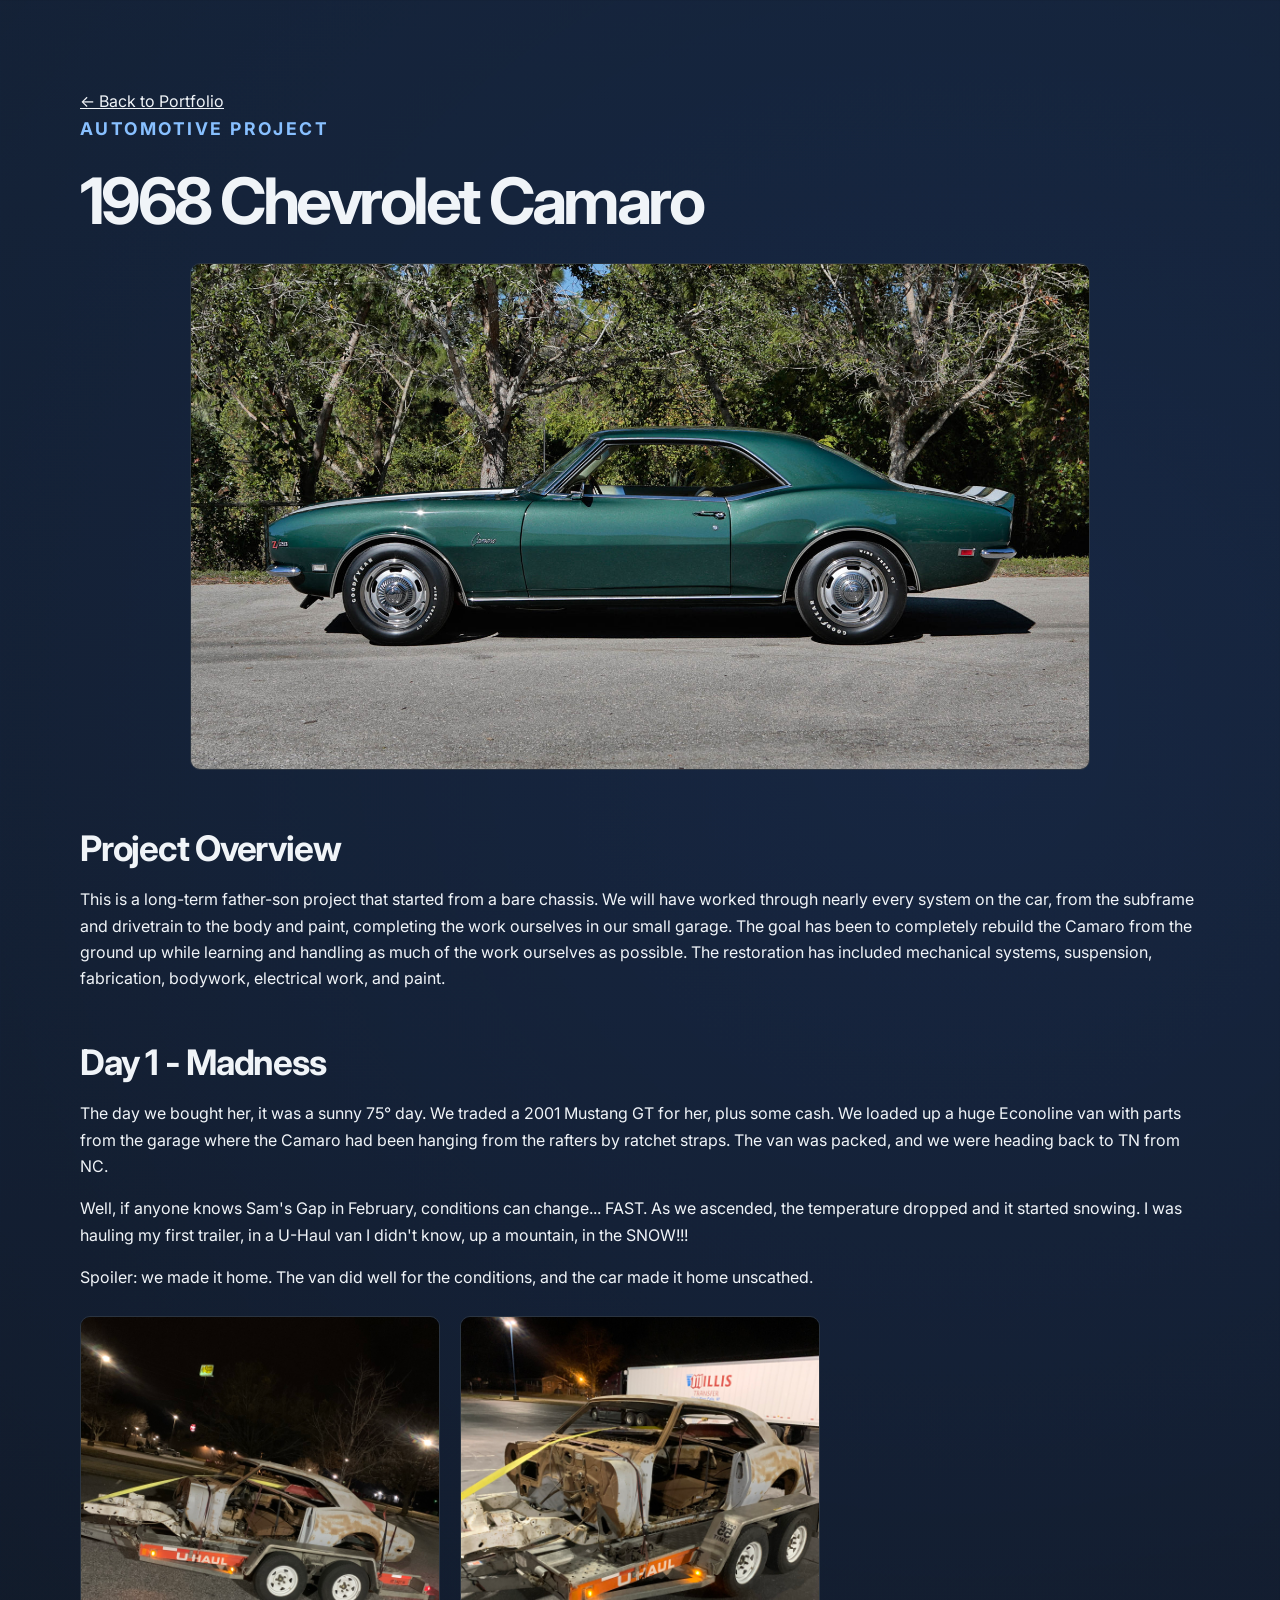
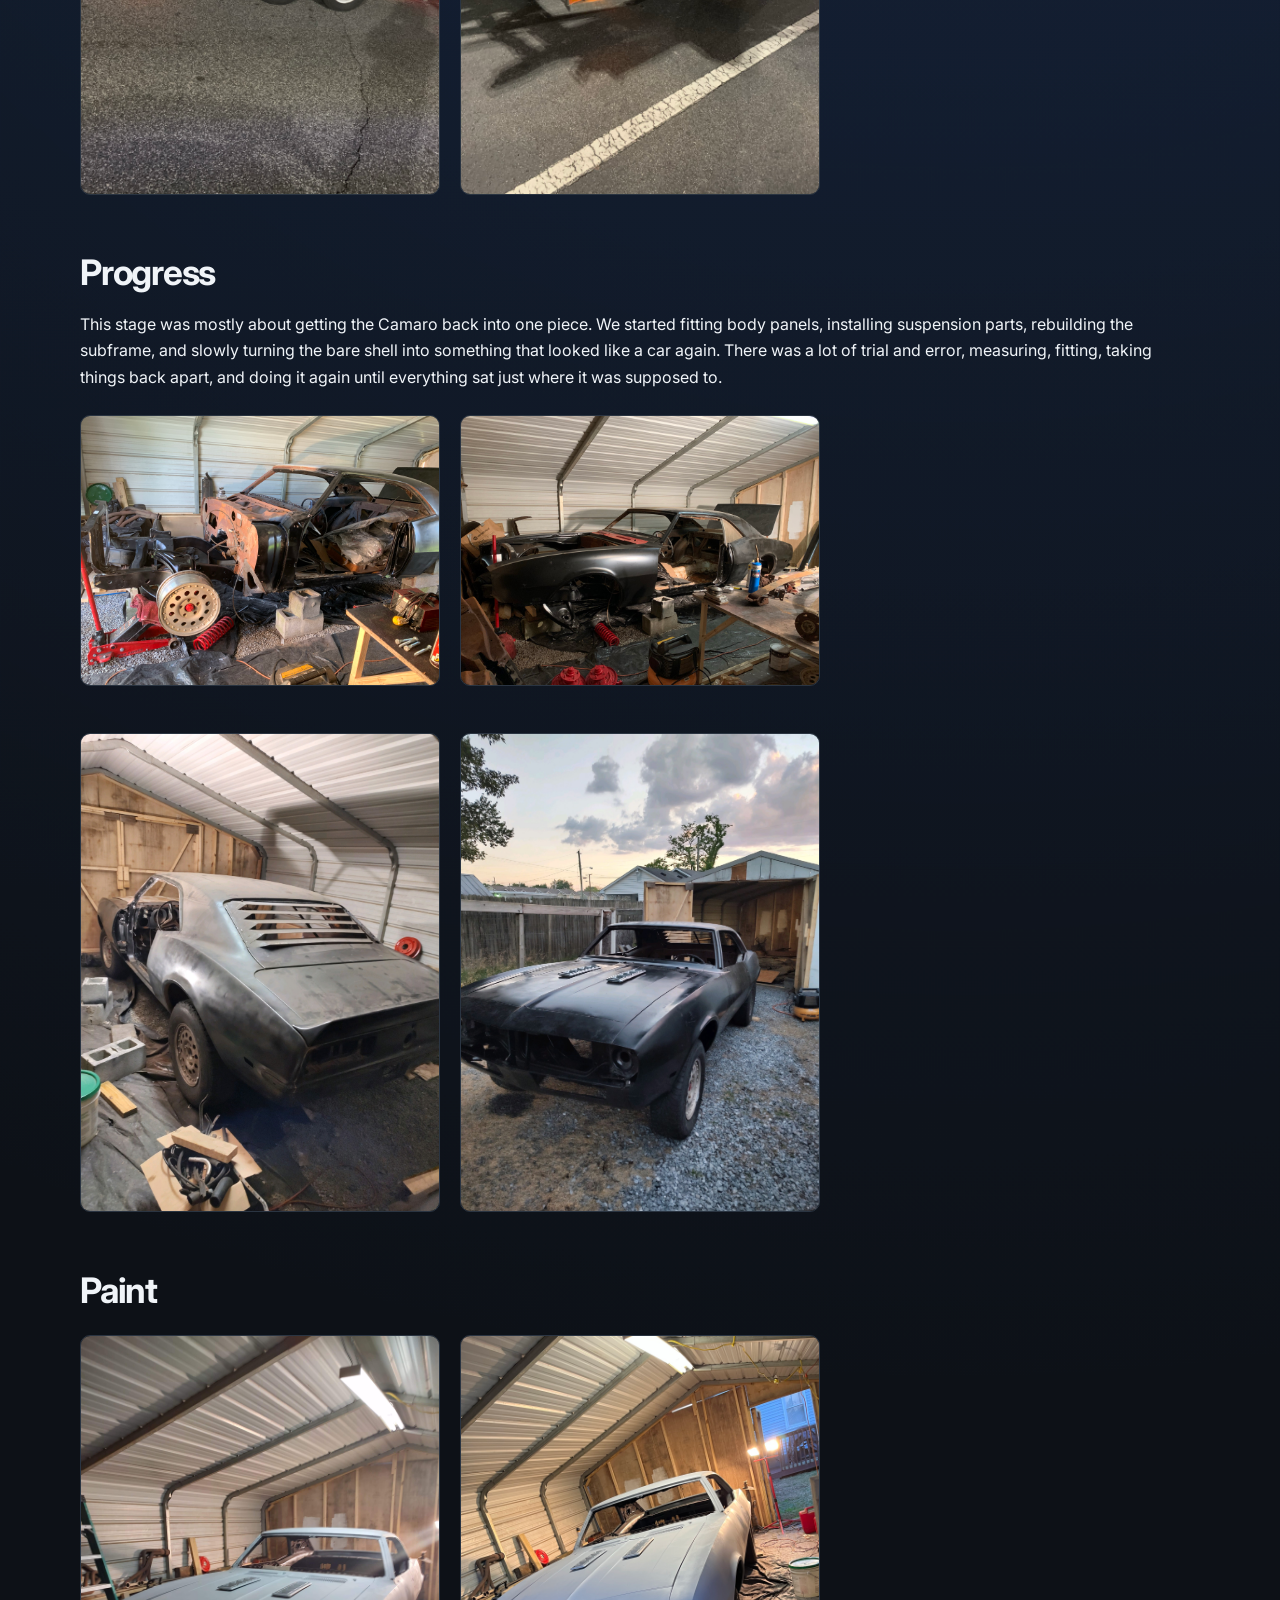
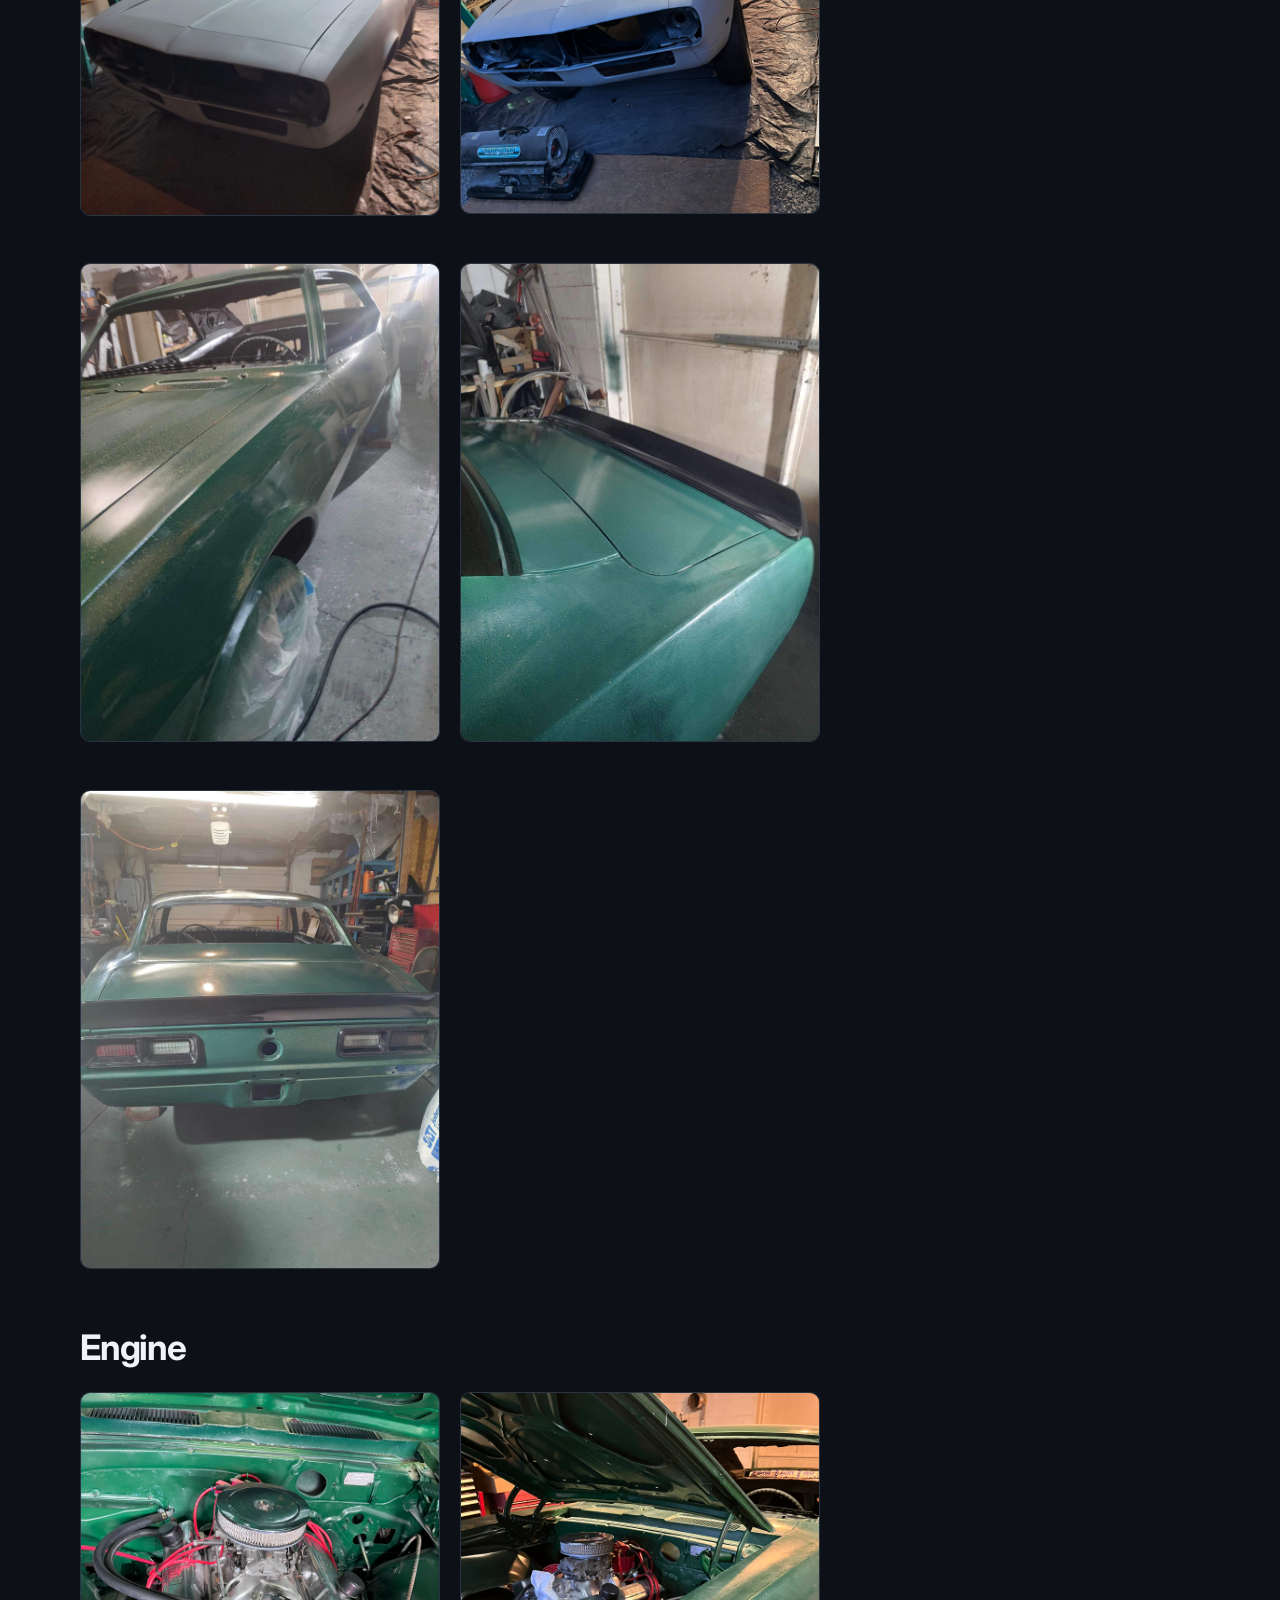
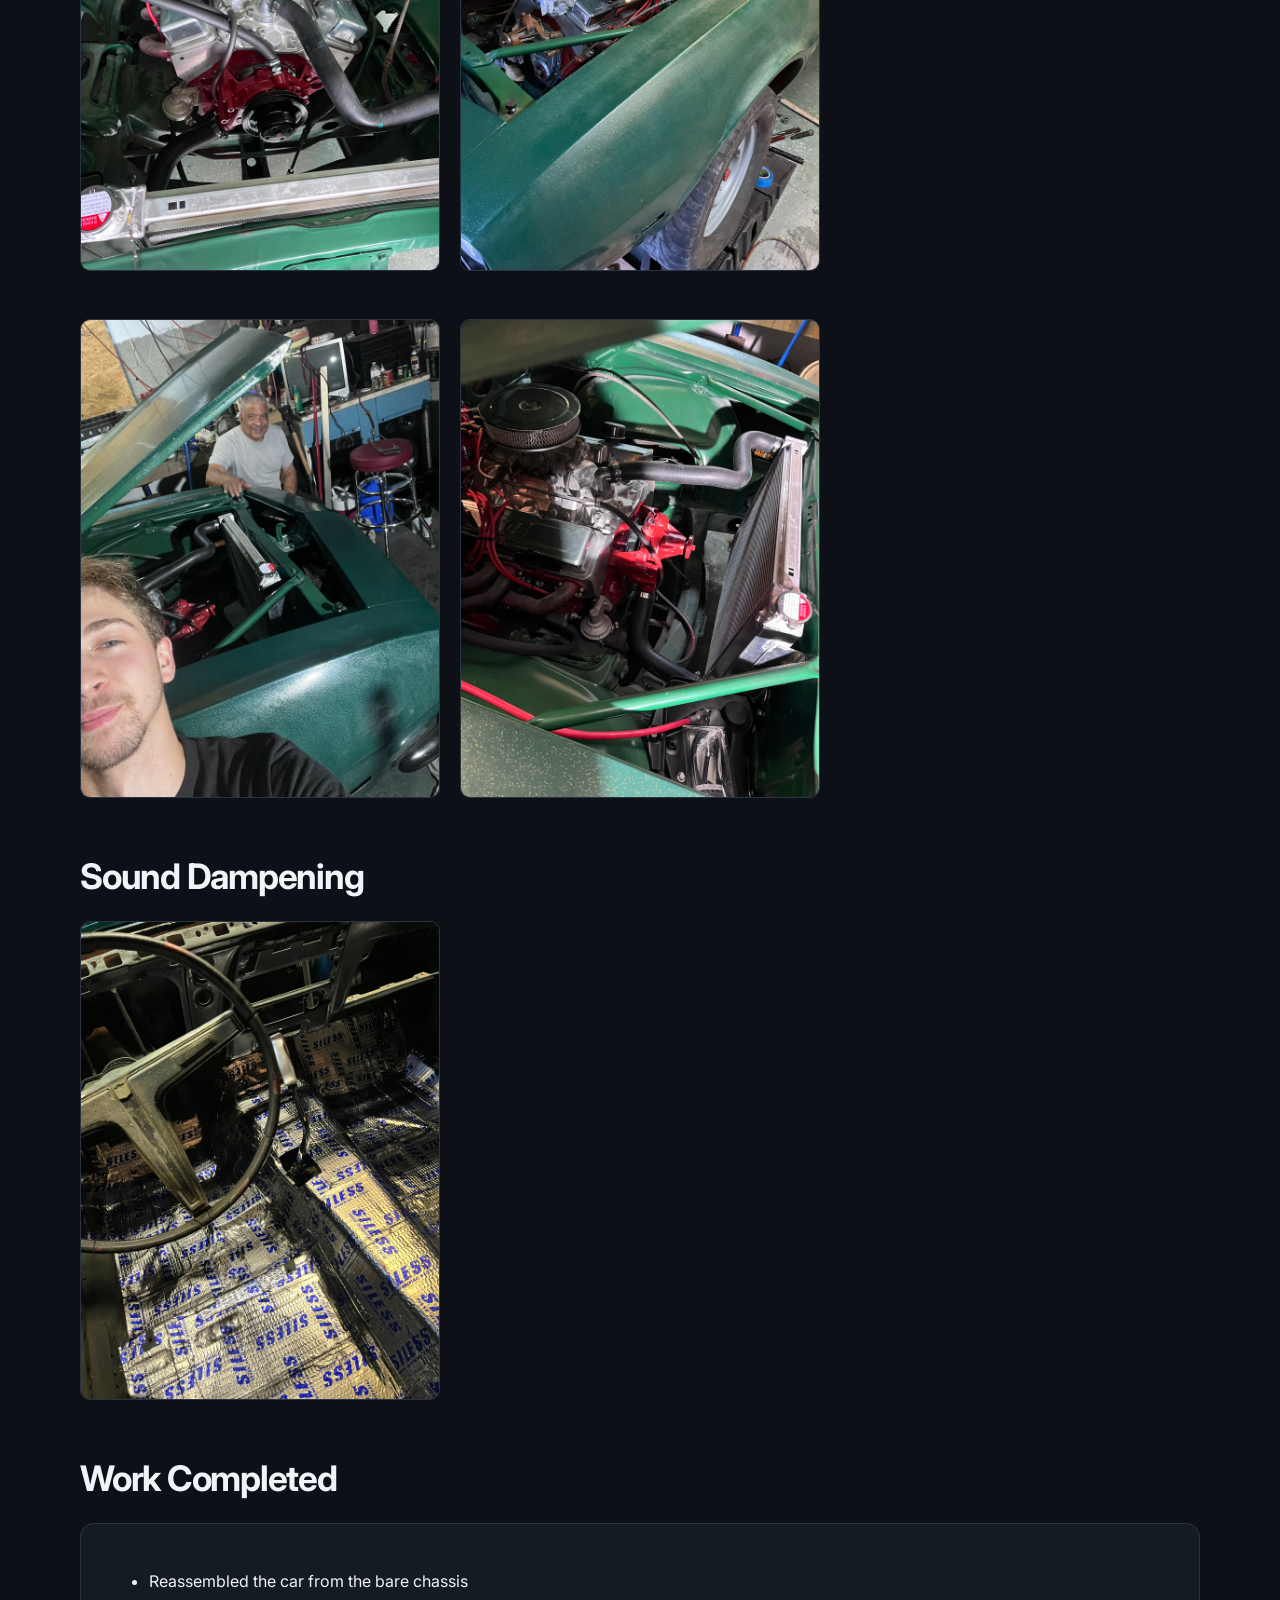
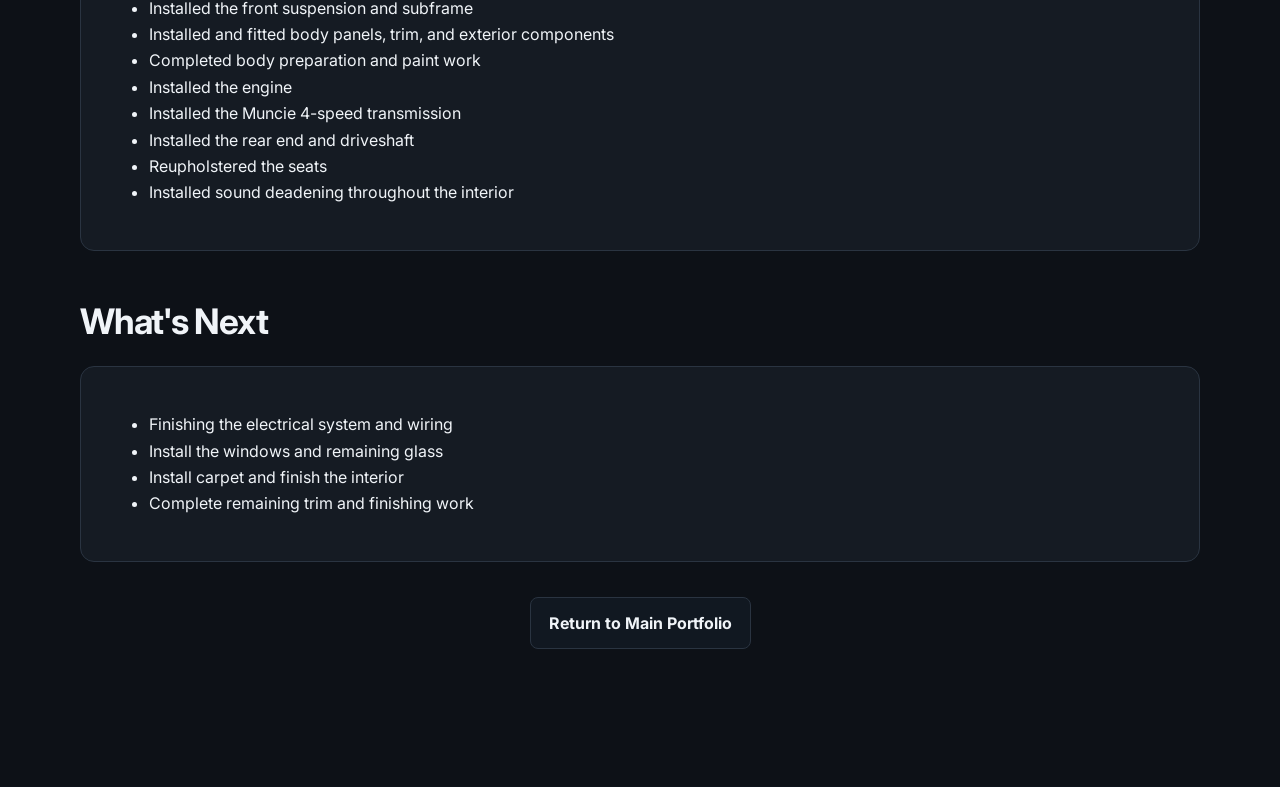
<file: Hobbies/1968 camaro/index.html>
<!DOCTYPE html>
<html lang="en">

<head>
  <meta charset="UTF-8">
  <meta name="viewport" content="width=device-width, initial-scale=1.0">

  <title>1968 Camaro | Darren Boggs</title>

  <link rel="preconnect" href="https://fonts.googleapis.com">
  <link rel="preconnect" href="https://fonts.gstatic.com" crossorigin>
  <link href="https://fonts.googleapis.com/css2?family=Inter:wght@400;500;600;700&display=swap" rel="stylesheet">

  <link rel="stylesheet" href="../../styles.css">
</head>

<body>

  <main class="section project-page">
    <div class="container">

      <a href="../../index.html">← Back to Portfolio</a>

      <p class="section-kicker">Automotive Project</p>

      <h1>1968 Chevrolet Camaro</h1>
      
<div class="single-project-image">
  <img src="inspiration.jpg" alt="inspiration image">
</div>
      
      
       <h2>Project Overview</h2>
      
      <p>
       This is a long-term father-son project that started from a bare chassis.
  We will have worked through nearly every system on the car, from the subframe
  and drivetrain to the body and paint, completing the work ourselves in
  our small garage. The goal has been to completely rebuild the Camaro from
  the ground up while learning and handling as much of the work ourselves
  as possible. The restoration has included mechanical systems, suspension,
  fabrication, bodywork, electrical work, and paint.
      </p>

<h2>Day 1 - Madness</h2>
      
      <p>
        The day we bought her, it was a sunny 75° day. We traded a 2001 Mustang GT
  for her, plus some cash. We loaded up a huge Econoline van with parts from
  the garage where the Camaro had been hanging from the rafters by ratchet straps.
  The van was packed, and we were heading back to TN from NC.
      </p>

      <p>
        Well, if anyone knows Sam's Gap in February, conditions can change... FAST.
  As we ascended, the temperature dropped and it started snowing. I was hauling
  my first trailer, in a U-Haul van I didn't know, up a mountain, in the SNOW!!!
      </p>

      <p>
        Spoiler: we made it home. The van did well for the conditions, and the car
  made it home unscathed.
      </p>

<div class="project-image-grid">

  <div>
    <img src="day1.JPEG" alt="1968 Camaro restoration">
  </div>

  <div>
    <img src="day1.1.JPEG" alt="1968 Camaro restoration">
  </div>

</div>



      
<h2>Progress</h2>
      
      <p>
        This stage was mostly about getting the Camaro back into one piece. We started
  fitting body panels, installing suspension parts, rebuilding the subframe,
  and slowly turning the bare shell into something that looked like a car again.
  There was a lot of trial and error, measuring, fitting, taking things back apart,
  and doing it again until everything sat just where it was supposed to.
      </p>    
    
<div class="project-image-grid">

  <div>
    <img src="progress1.JPEG" alt="1968 Camaro restoration">
  </div>

  <div>
    <img src="progress1.1.JPEG" alt="1968 Camaro restoration">
  </div>

</div>

<div class="project-image-grid">

  <div>
    <img src="progress1.2.JPEG" alt="1968 Camaro restoration">
  </div>

  <div>
    <img src="progress1.3.JPEG" alt="1968 Camaro restoration">
  </div>

</div>

      

      <h2>Paint</h2>

<div class="project-image-grid">

  <div>
    <img src="primer1.JPEG" alt="1968 Camaro restoration">
  </div>

  <div>
    <img src="primer1.1.JPEG" alt="1968 Camaro restoration">
  </div>

</div>

      <div class="project-image-grid">

  <div>
    <img src="paint1.JPEG" alt="1968 Camaro restoration">
  </div>

  <div>
    <img src="paint1.1.JPEG" alt="1968 Camaro restoration">
  </div>

</div>


      <div class="project-image-grid">

  <div>
    <img src="paint1.2.JPEG" alt="1968 Camaro restoration">
  </div>

</div>

      <h2>Engine</h2>

<div class="project-image-grid">

  <div>
    <img src="engine1.JPEG" alt="1968 Camaro restoration">
  </div>

  <div>
    <img src="engine1.1.JPEG" alt="1968 Camaro restoration">
  </div>

</div>

      <div class="project-image-grid">

        <div>
          <img src="engine1.2.JPEG" alt="1968 Camaro restoration">
        </div>

        <div>
          <img src="engine1.3.JPEG" alt="1968 Camaro restoration">
        </div>

      </div>
      
      <h2>Sound Dampening</h2>

<div class="project-image-grid">

  <div>
    <img src="soundproof.JPEG" alt="1968 Camaro restoration">
  </div>

</div>
      
      <h2>Work Completed</h2>

      <div class="project-detail-card">
        <ul>
          <li>Reassembled the car from the bare chassis</li>
          <li>Installed the front suspension and subframe</li>
          <li>Installed and fitted body panels, trim, and exterior components</li>
          <li>Completed body preparation and paint work</li>
          <li>Installed the engine</li>
          <li>Installed the Muncie 4-speed transmission</li>
          <li>Installed the rear end and driveshaft</li>
          <li>Reupholstered the seats</li>
          <li>Installed sound deadening throughout the interior</li>
        </ul>
      </div>


      <h2>What's Next</h2>

      <div class="project-detail-card">
        <ul>
          <li>Finishing the electrical system and wiring</li>
          <li>Install the windows and remaining glass</li>
          <li>Install carpet and finish the interior</li>
          <li>Complete remaining trim and finishing work</li>
        </ul>
      </div>

      <div style="text-align: center; margin: 35px 0 50px;">
        <a class="button secondary" href="../../index.html">
          Return to Main Portfolio
        </a>
      </div>

    </div>
  </main>

</body>
</html>
</file>
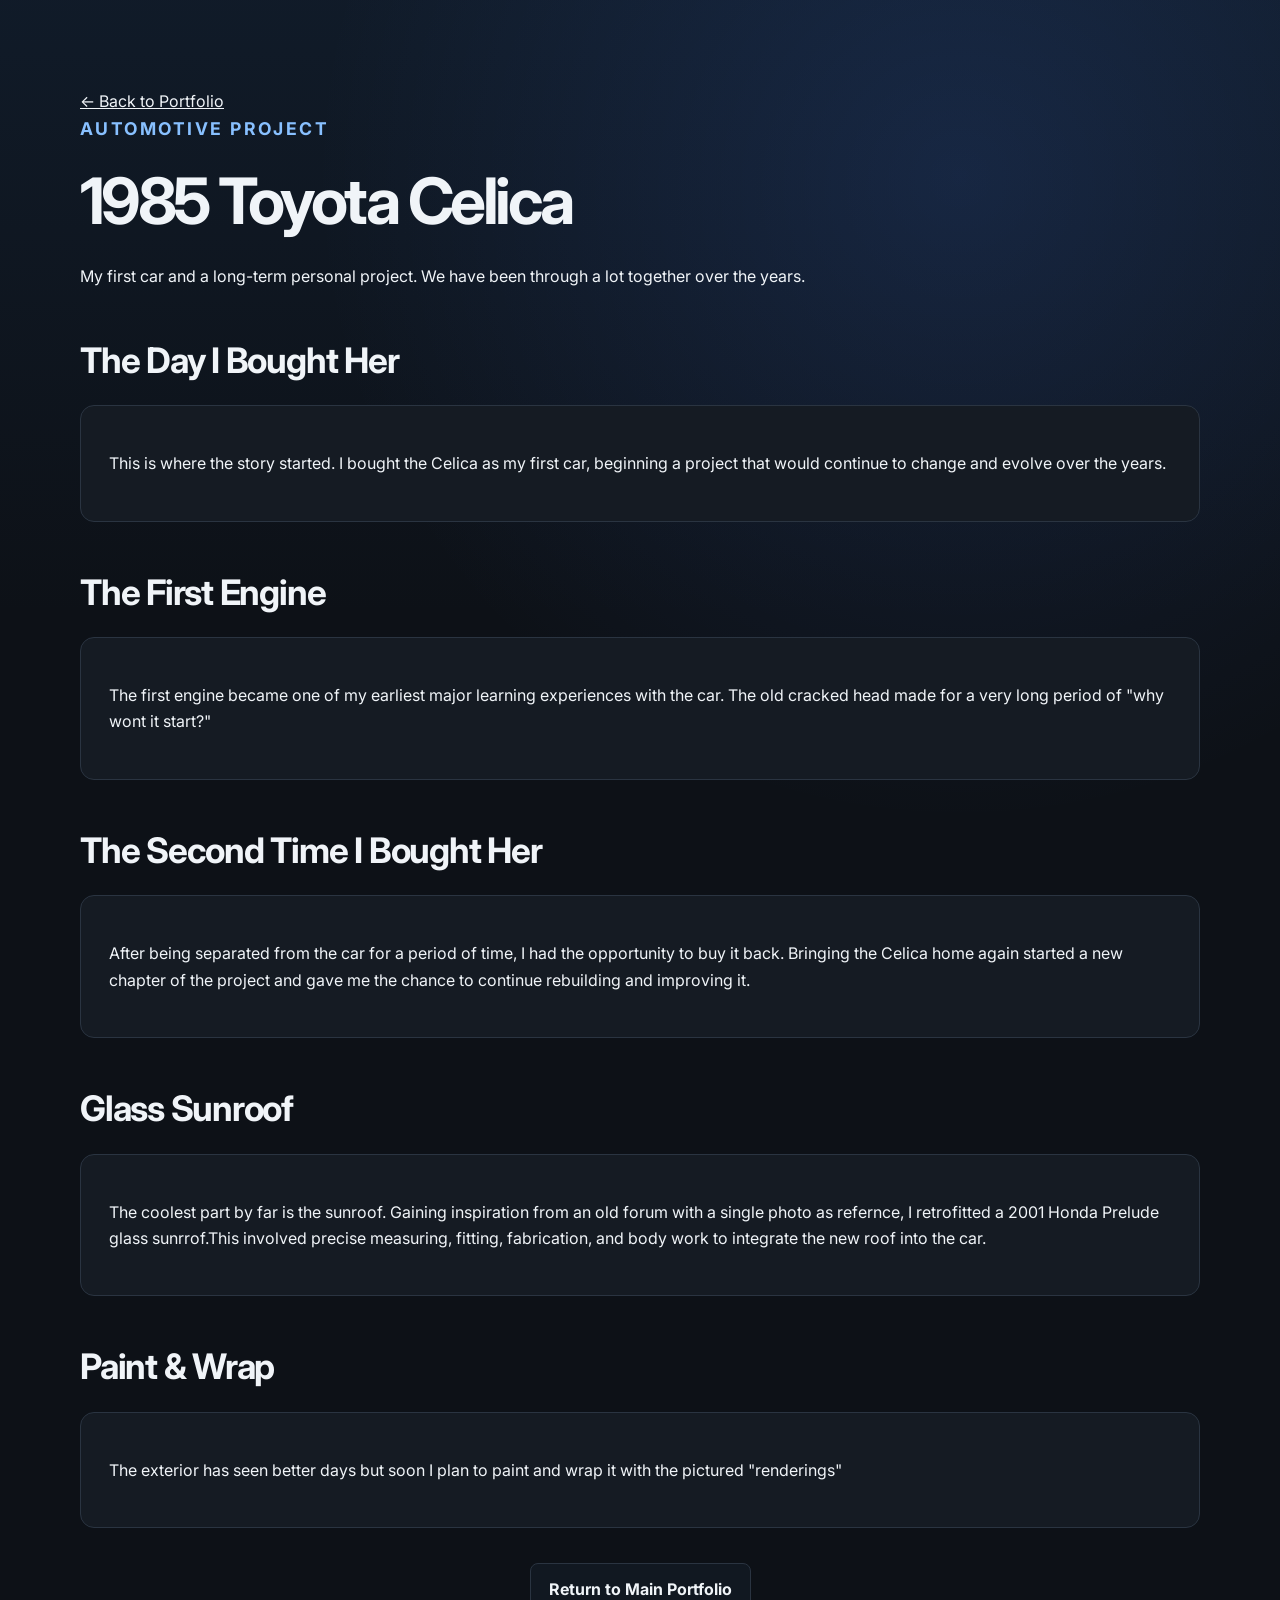
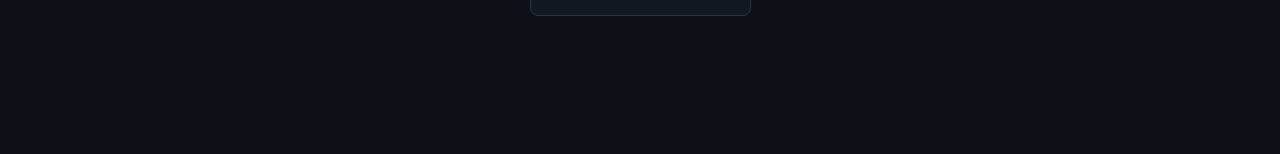
<file: Hobbies/1985 Supra/index.html>
<!DOCTYPE html>
<html lang="en">

<head>
  <meta charset="UTF-8">
  <meta name="viewport" content="width=device-width, initial-scale=1.0">

  <title>1985 Toyota Celica | Darren Boggs</title>

  <link rel="preconnect" href="https://fonts.googleapis.com">
  <link rel="preconnect" href="https://fonts.gstatic.com" crossorigin>
  <link href="https://fonts.googleapis.com/css2?family=Inter:wght@400;500;600;700&display=swap" rel="stylesheet">

  <link rel="stylesheet" href="../../styles.css">
</head>

<body>

  <main class="section project-page">
    <div class="container">

      <a href="../../index.html">← Back to Portfolio</a>

      <p class="section-kicker">Automotive Project</p>

      <h1>1985 Toyota Celica</h1>

      <p>
        My first car and a long-term personal project. We have been through a lot
        together over the years.
      </p>


      <h2>The Day I Bought Her</h2>

      <div class="project-detail-card">

        <p>
          This is where the story started. I bought the Celica as my first car,
          beginning a project that would continue to change and evolve over the years.
        </p>

        <!-- Add first-day photo here later -->

      </div>


      <h2>The First Engine</h2>

      <div class="project-detail-card">

        <p>
          The first engine became one of my earliest major learning experiences with
          the car. The old cracked head made for a very long period of "why wont it start?"
        </p>

        <!-- Add engine photos here -->

      </div>


      <h2>The Second Time I Bought Her</h2>

      <div class="project-detail-card">

        <p>
          After being separated from the car for a period of time, I had the
          opportunity to buy it back. Bringing the Celica home again started a new
          chapter of the project and gave me the chance to continue rebuilding and
          improving it.
        </p>

        <!-- Add buy-back photo here -->

      </div>


      <h2>Glass Sunroof</h2>

      <div class="project-detail-card">

        <p>
          The coolest part by far is the sunroof. Gaining inspiration from an old
          forum with a single photo as refernce, I retrofitted a 2001 Honda Prelude 
          glass sunrrof.This involved precise measuring, fitting, fabrication, 
          and body work to integrate the new roof into the car.
        </p>

        <!-- Add sunroof photos here -->

      </div>


      <h2>Paint & Wrap</h2>

      <div class="project-detail-card">

        <p>
          The exterior has seen better days but soon I plan to paint and wrap it with the pictured "renderings" 
        </p>

        <!-- Add paint/wrap photos here -->

      </div>


      <div style="text-align: center; margin: 35px 0 50px;">
        <a class="button secondary" href="../../index.html">
          Return to Main Portfolio
        </a>
      </div>

    </div>
  </main>

</body>
</html>
</file>
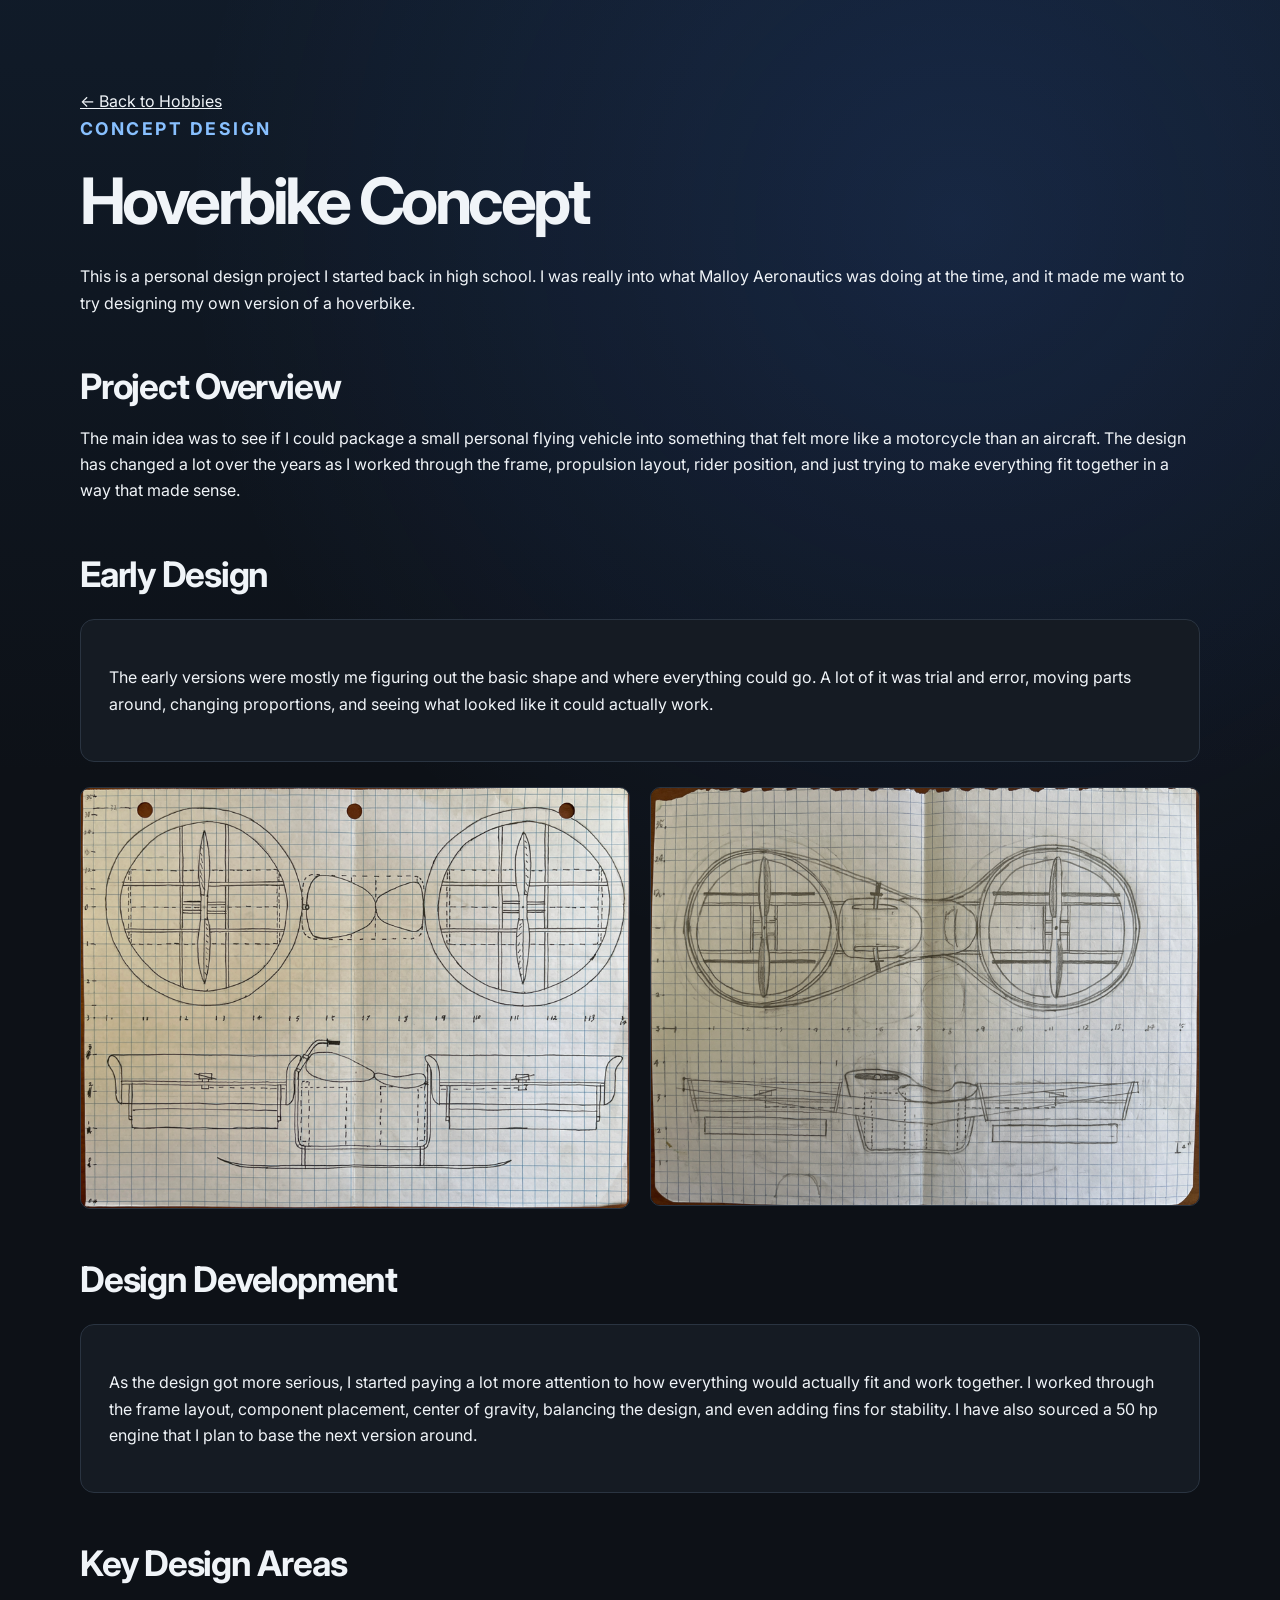
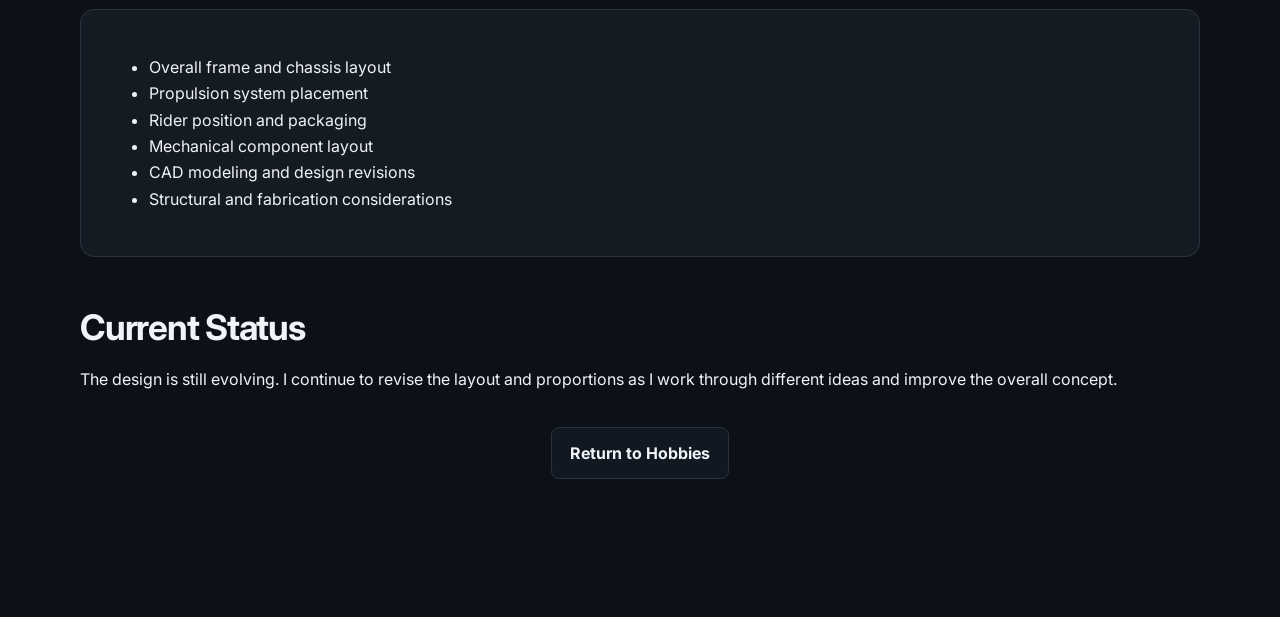
<file: Hobbies/Hoverbike/index.html>
<!DOCTYPE html>
<html lang="en">

<head>
  <meta charset="UTF-8">
  <meta name="viewport" content="width=device-width, initial-scale=1.0">

  <title>Hoverbike Concept | Darren Boggs</title>

  <link rel="preconnect" href="https://fonts.googleapis.com">
  <link rel="preconnect" href="https://fonts.gstatic.com" crossorigin>

  <link href="https://fonts.googleapis.com/css2?family=Inter:wght@400;500;600;700&display=swap" rel="stylesheet">

  <link rel="stylesheet" href="../../styles.css">
</head>

<body>

  <main class="section project-page">
    <div class="container">

      <a href="../../index.html#hobbies">← Back to Hobbies</a>

      <p class="section-kicker">Concept Design</p>

      <h1>Hoverbike Concept</h1>

      <p>
        This is a personal design project I started back in high school. 
        I was really into what Malloy Aeronautics was doing at the time, 
        and it made me want to try designing my own version of a hoverbike.
      </p>


      <h2>Project Overview</h2>

      <p>
        The main idea was to see if I could package a small personal flying vehicle 
        into something that felt more like a motorcycle than an aircraft. The design 
        has changed a lot over the years as I worked through the frame, propulsion layout, 
        rider position, and just trying to make everything fit together in a way that made sense.
        
      </p>


      <h2>Early Design</h2>

      <div class="project-detail-card">

        <p>
          The early versions were mostly me figuring out the basic shape and where everything could go. 
          A lot of it was trial and error, moving parts around, changing proportions, and seeing what 
          looked like it could actually work.
        </p>

      </div>


      <div class="two-image-grid">

        <img src="hover2.png" alt="Early hoverbike CAD design">

        <img src="hover1.png" alt="Hoverbike chassis and underside design">

      </div>


      <h2>Design Development</h2>

      <div class="project-detail-card">

        <p>
          As the design got more serious, I started paying a lot more attention 
          to how everything would actually fit and work together. I worked through 
          the frame layout, component placement, center of gravity, balancing the design, 
          and even adding fins for stability. I have also sourced a 50 hp engine that 
          I plan to base the next version around.
        </p>

      </div>


      <h2>Key Design Areas</h2>

      <div class="project-detail-card">
        <ul>
          <li>Overall frame and chassis layout</li>
          <li>Propulsion system placement</li>
          <li>Rider position and packaging</li>
          <li>Mechanical component layout</li>
          <li>CAD modeling and design revisions</li>
          <li>Structural and fabrication considerations</li>
        </ul>
      </div>


      <h2>Current Status</h2>

      <p>
        The design is still evolving. I continue to revise the layout and proportions
        as I work through different ideas and improve the overall concept.
      </p>


      <div style="text-align: center; margin: 35px 0 50px;">
        <a class="button secondary" href="../../index.html#hobbies">
          Return to Hobbies
        </a>
      </div>

    </div>
  </main>

</body>
</html>
</file>
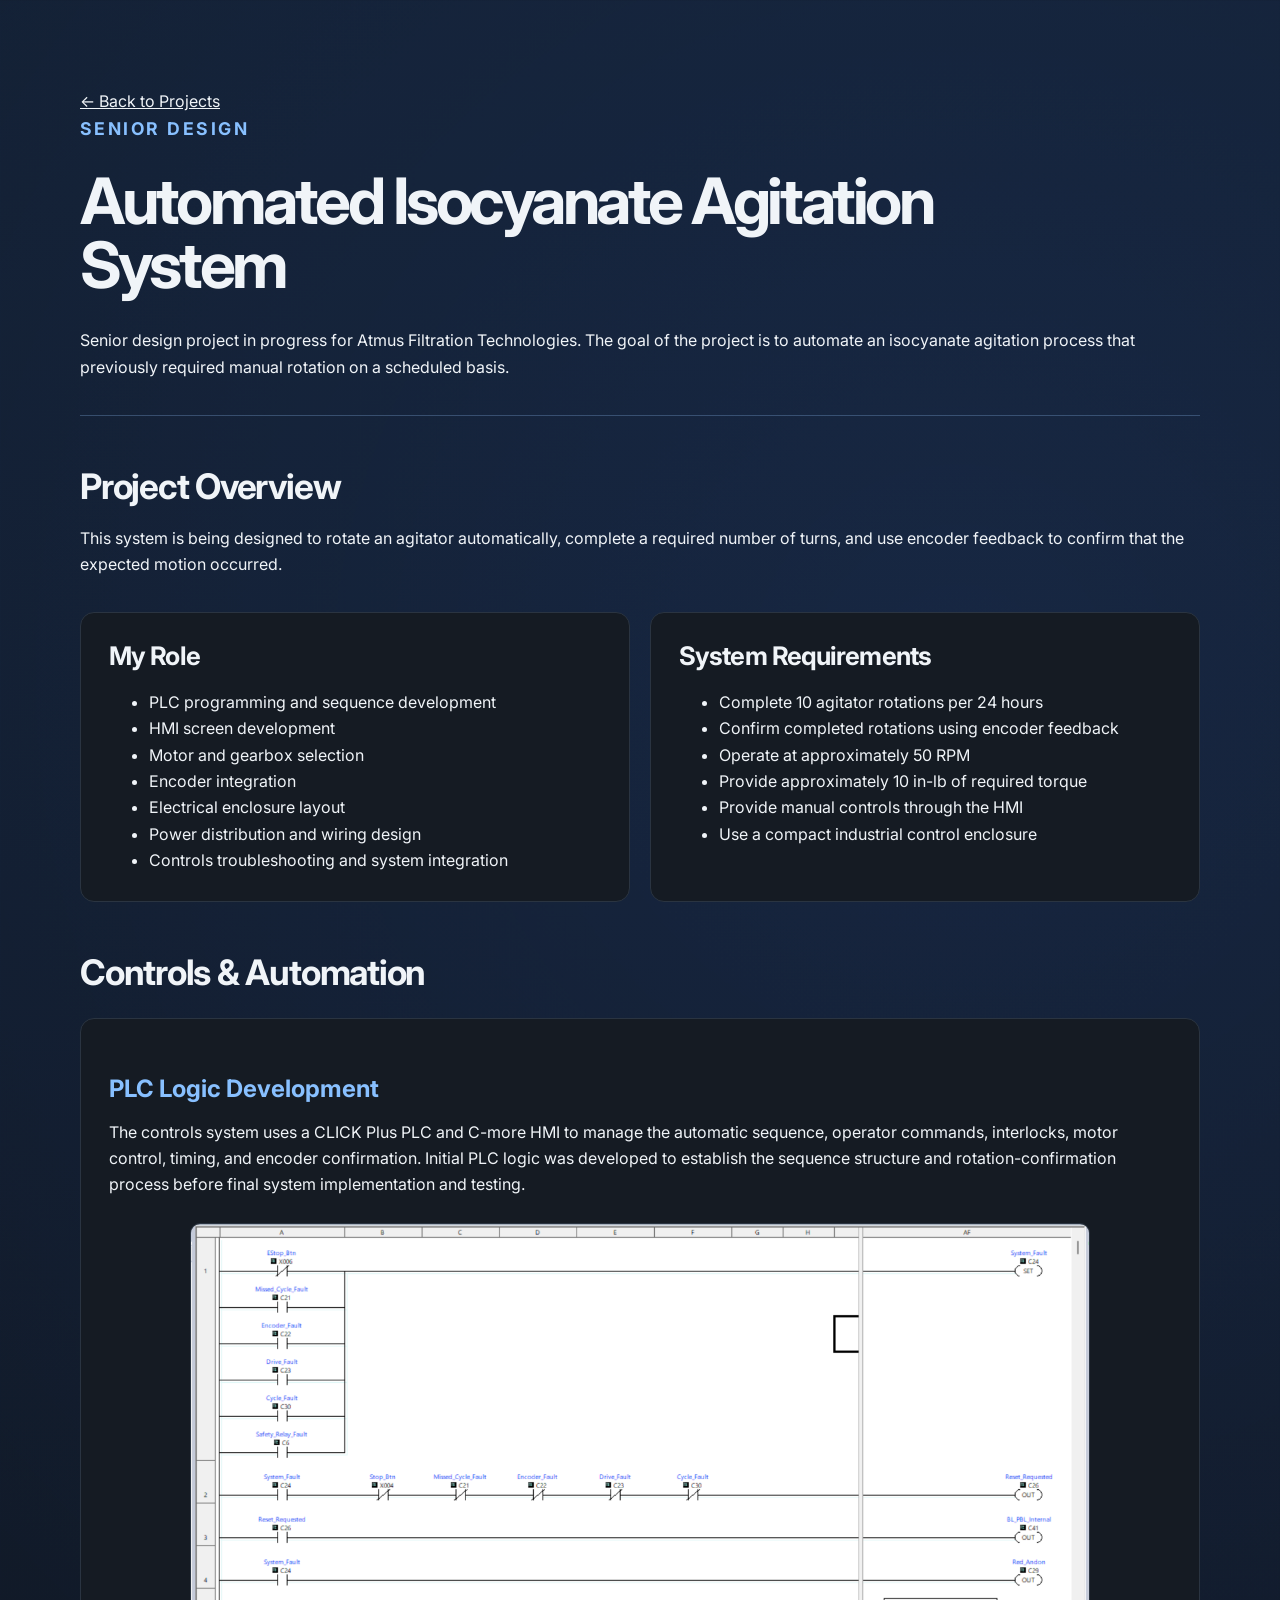
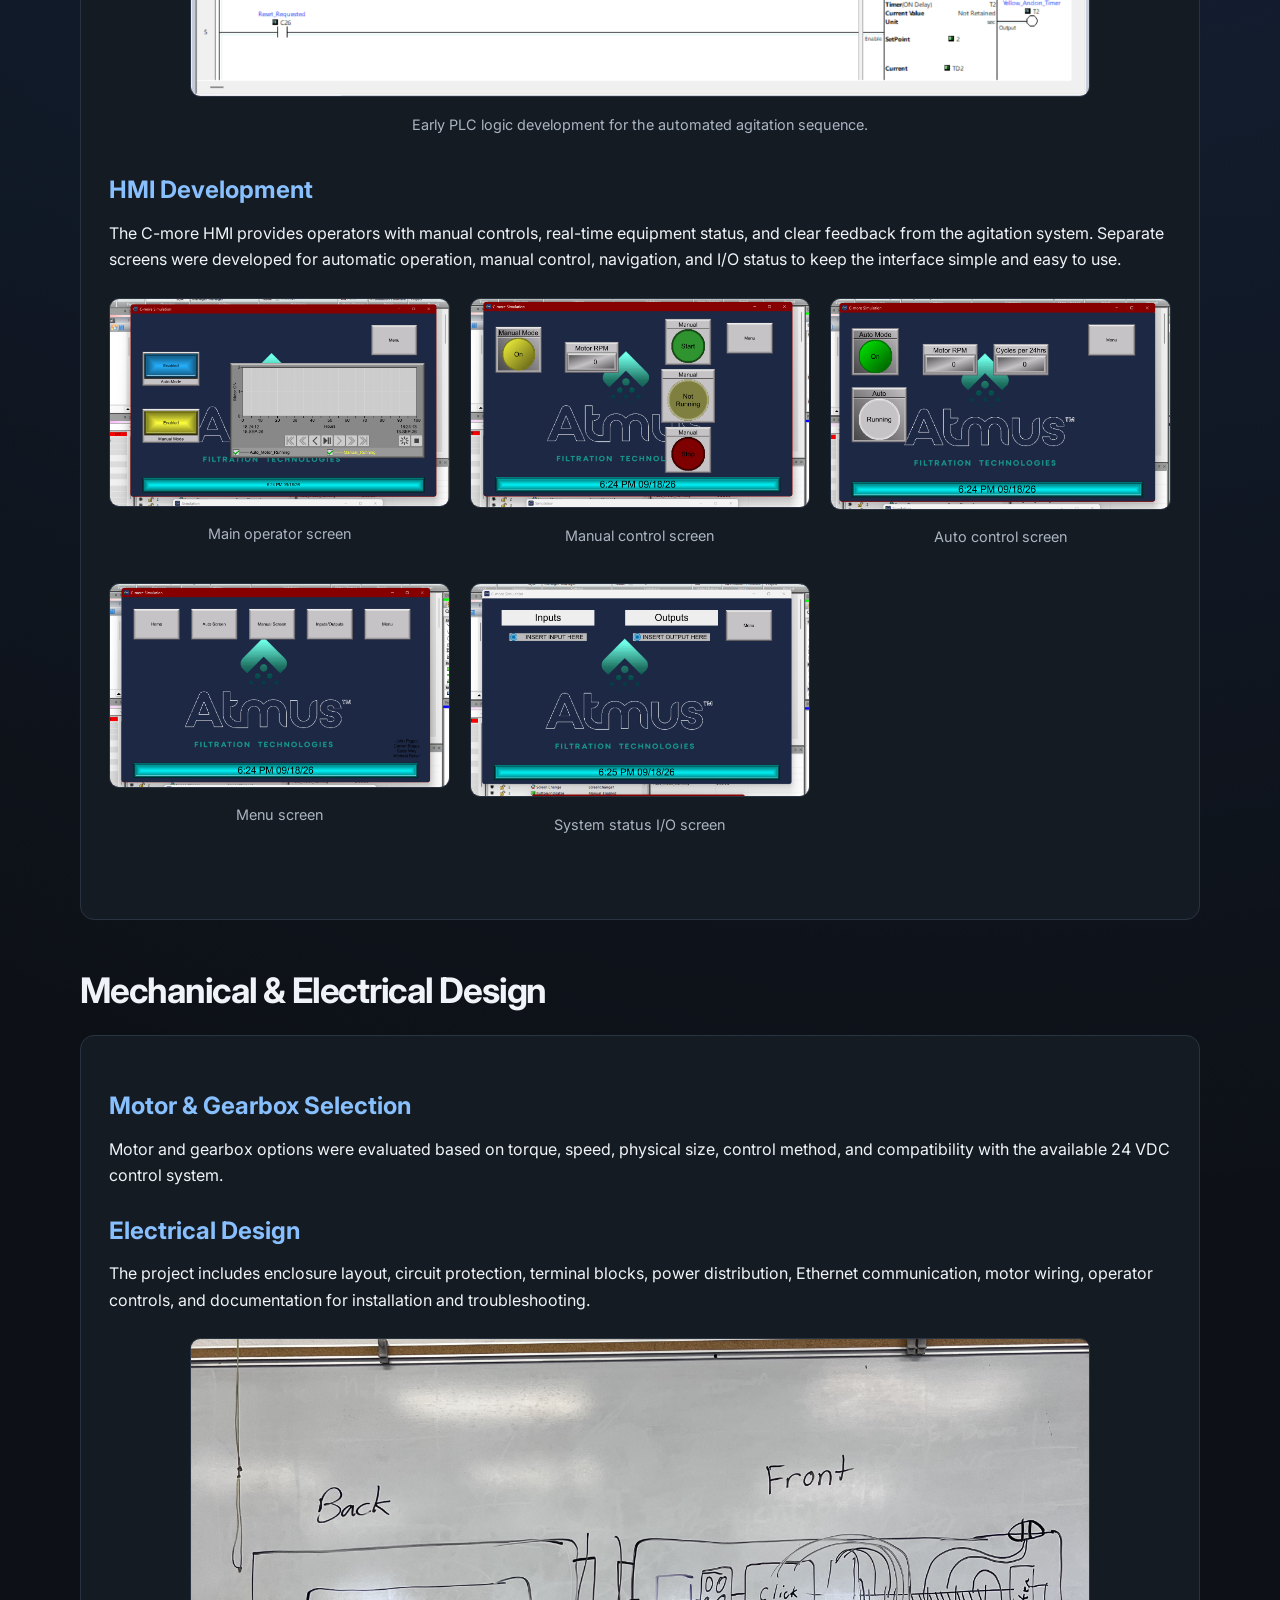
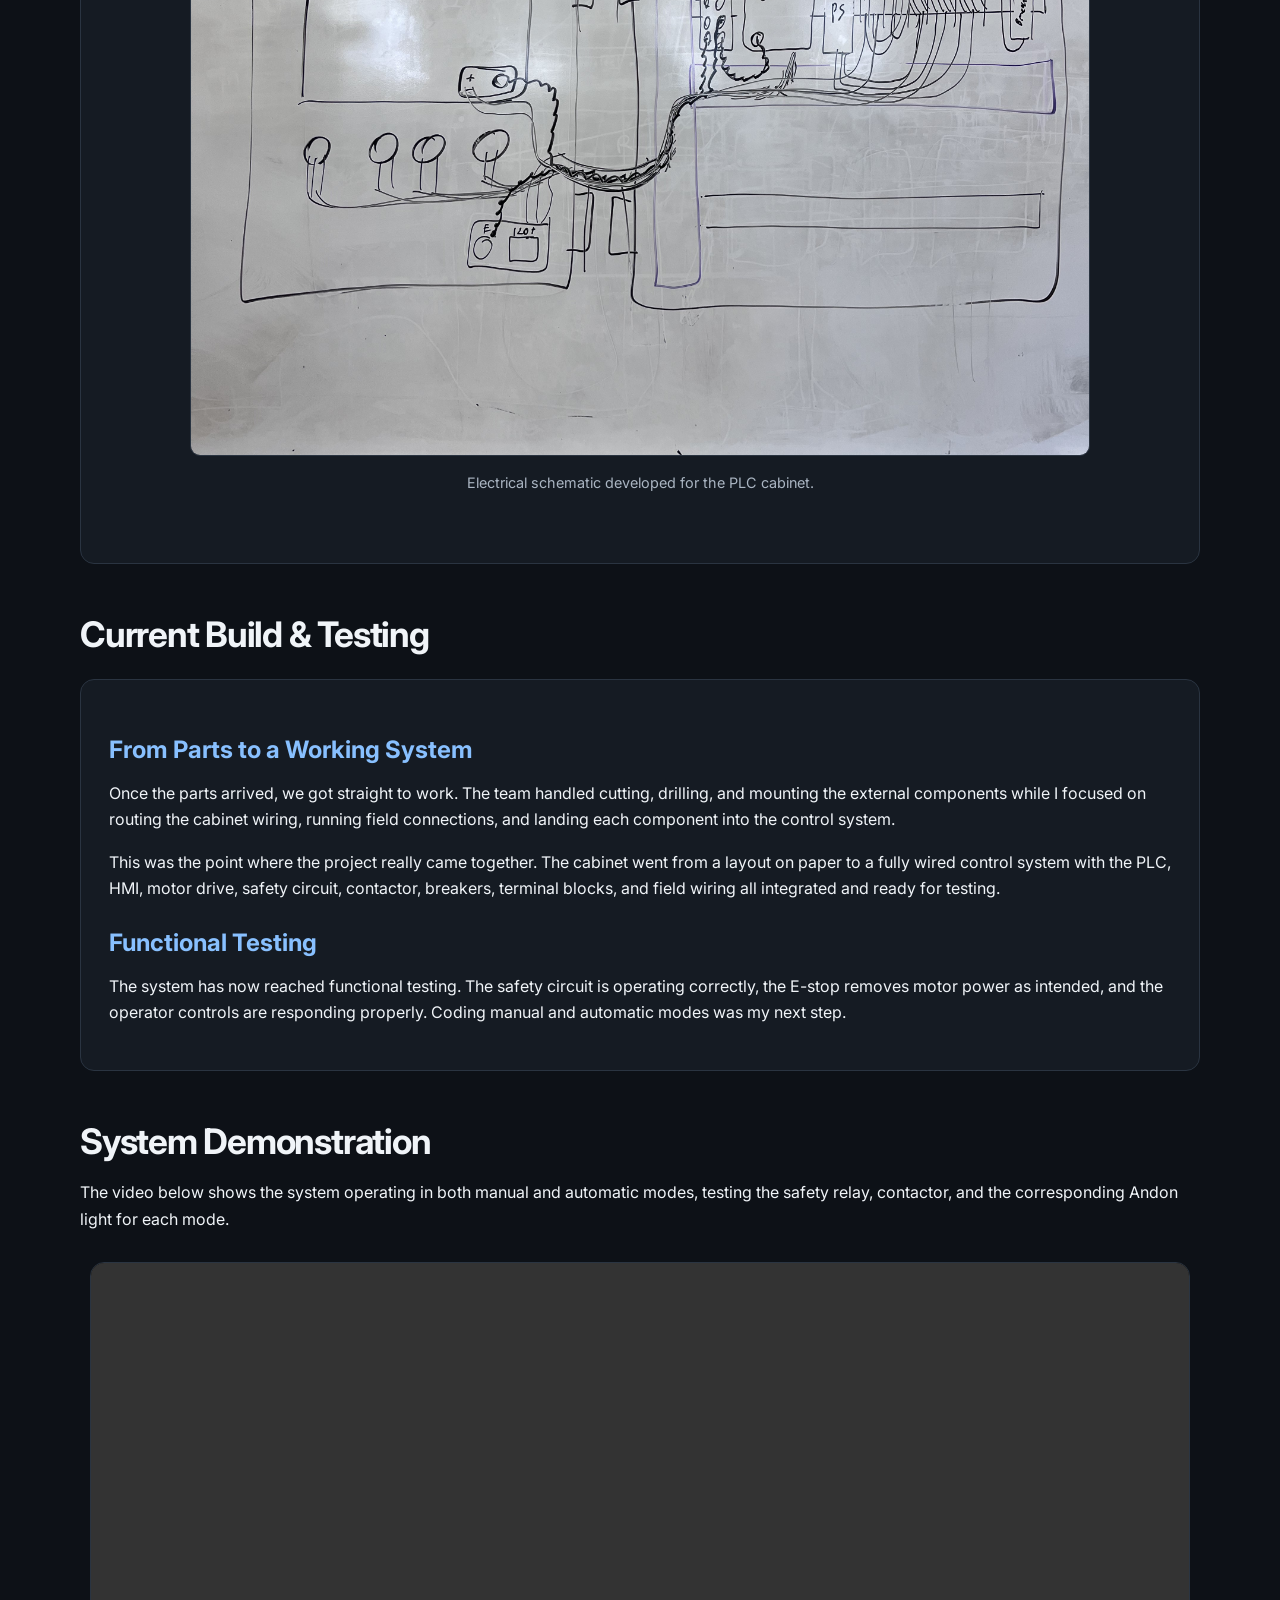
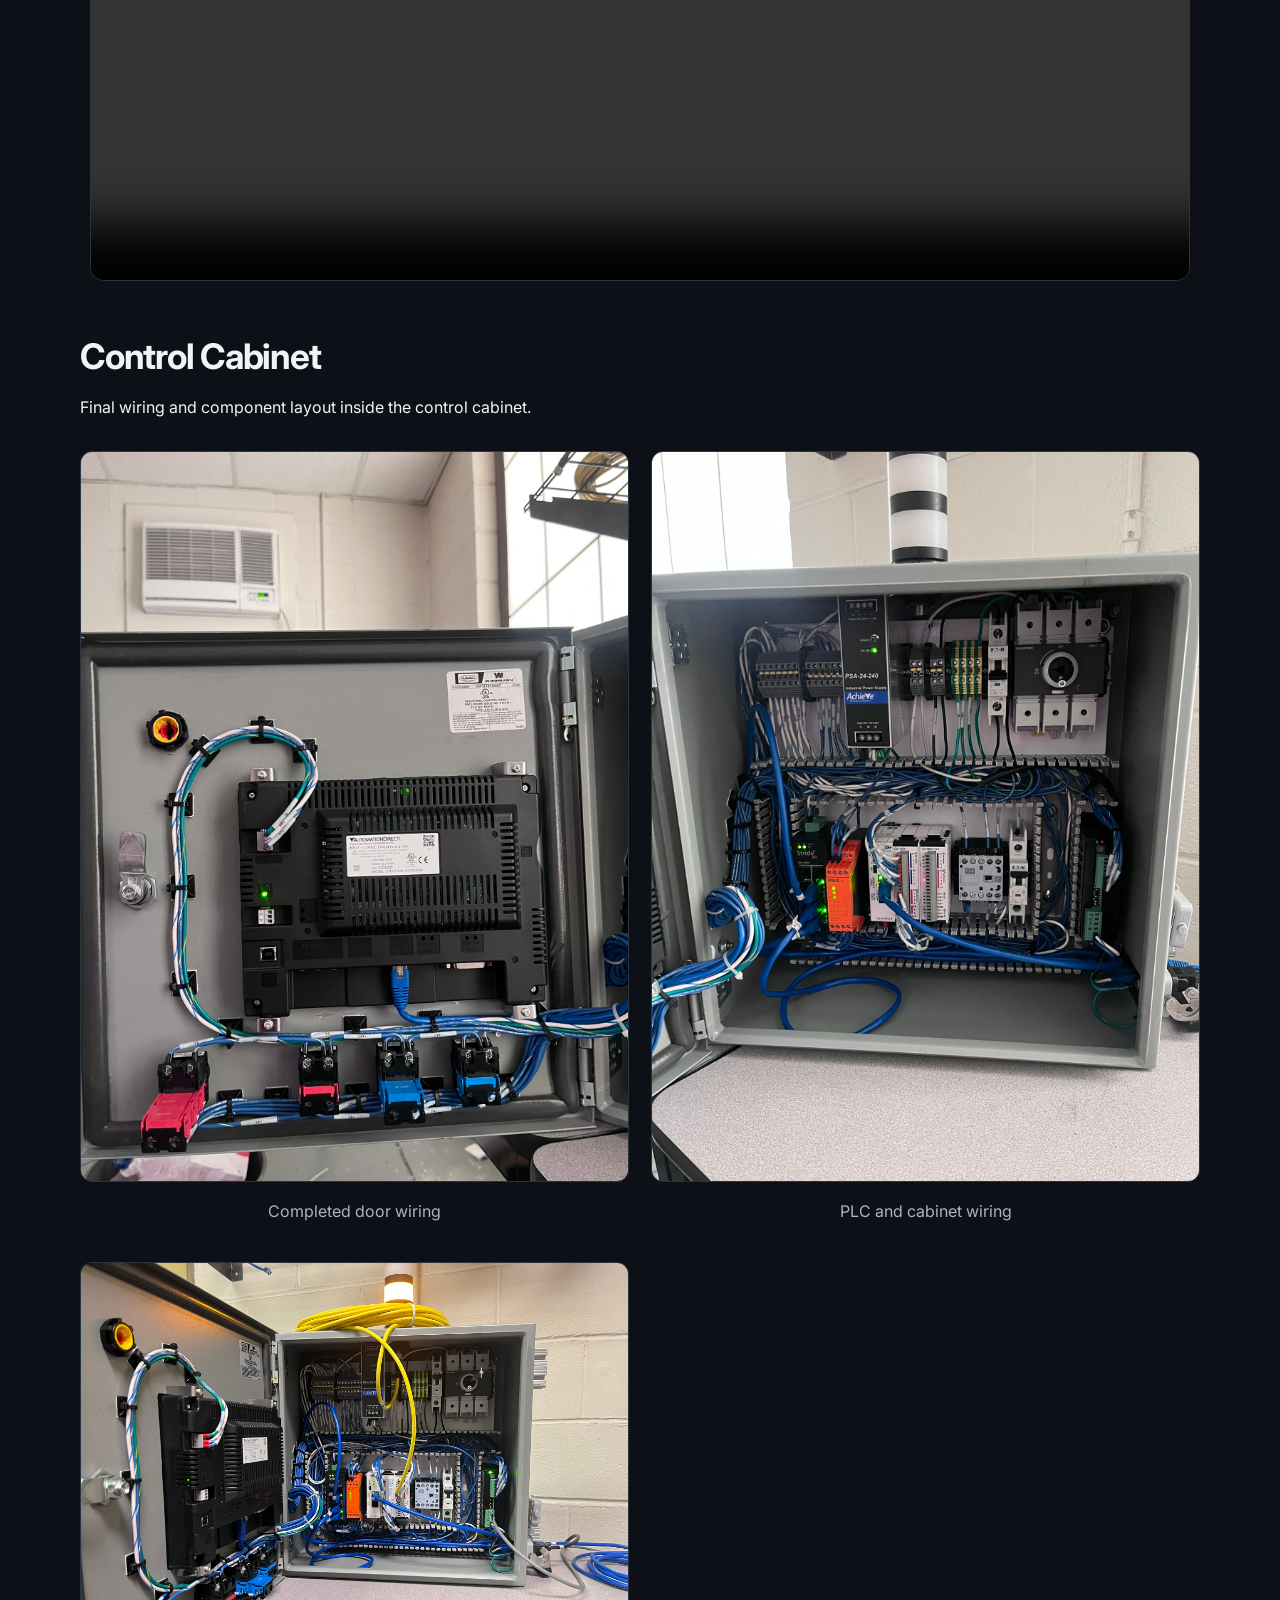
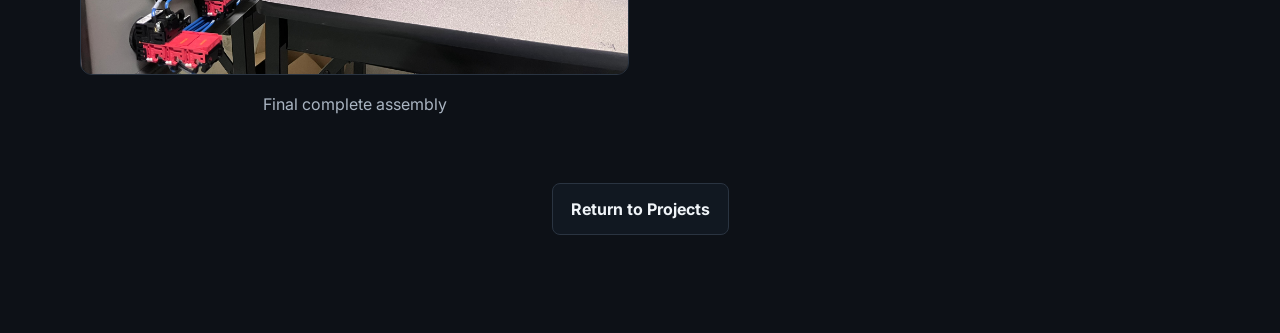
<file: projects/senior-design/index.html>
<!DOCTYPE html>
<html lang="en">

<head>

  <!-- =========================
       PAGE SETUP
       ========================= -->

  <meta charset="UTF-8">

  <meta
    name="viewport"
    content="width=device-width, initial-scale=1.0"
  >

  <title>Senior Design | Darren Boggs</title>


  <!-- =========================
       FONTS
       ========================= -->

  <link rel="preconnect" href="https://fonts.googleapis.com">

  <link
    rel="preconnect"
    href="https://fonts.gstatic.com"
    crossorigin
  >

  <link
    href="https://fonts.googleapis.com/css2?family=Inter:wght@400;500;600;700&display=swap"
    rel="stylesheet"
  >


  <!-- =========================
       MAIN STYLESHEET
       ========================= -->

  <link rel="stylesheet" href="../../styles.css">

</head>


<body>


  <!-- =========================
       CAPSTONE PAGE
       ========================= -->

  <main class="section project-page">

    <div class="container">


      <!-- =========================
           PAGE HEADER
           ========================= -->

      <a href="../../index.html#projects">
        ← Back to Projects
      </a>

      <p class="section-kicker">
        Senior Design
      </p>

      <h1>
        Automated Isocyanate Agitation System
      </h1>

      <p class="project-intro">
        Senior design project in progress for Atmus Filtration Technologies.
        The goal of the project is to automate an isocyanate agitation process
        that previously required manual rotation on a scheduled basis.
      </p>


      <!-- =========================
           PROJECT OVERVIEW
           ========================= -->

      <h2>Project Overview</h2>

      <p>
        This system is being designed to rotate an agitator automatically, complete a
        required number of turns, and use encoder feedback to confirm that the
        expected motion occurred.
      </p>


      <!-- =========================
           MY ROLE + REQUIREMENTS
           ========================= -->

      <div class="project-summary-grid">


        <!-- MY ROLE -->

        <div class="project-summary-card">

          <h2>My Role</h2>

          <ul>
            <li>PLC programming and sequence development</li>
            <li>HMI screen development</li>
            <li>Motor and gearbox selection</li>
            <li>Encoder integration</li>
            <li>Electrical enclosure layout</li>
            <li>Power distribution and wiring design</li>
            <li>Controls troubleshooting and system integration</li>
          </ul>

        </div>


        <!-- SYSTEM REQUIREMENTS -->

        <div class="project-summary-card">

          <h2>System Requirements</h2>

          <ul>
            <li>Complete 10 agitator rotations per 24 hours</li>
            <li>Confirm completed rotations using encoder feedback</li>
            <li>Operate at approximately 50 RPM</li>
            <li>Provide approximately 10 in-lb of required torque</li>
            <li>Provide manual controls through the HMI</li>
            <li>Use a compact industrial control enclosure</li>
          </ul>

        </div>

      </div>


      <!-- =========================
           CONTROLS & AUTOMATION
           ========================= -->

      <h2>Controls & Automation</h2>

      <div class="project-detail-card">


        <!-- PLC LOGIC DEVELOPMENT -->

        <h3>PLC Logic Development</h3>

        <p>
          The controls system uses a CLICK Plus PLC and C-more HMI to manage the
          automatic sequence, operator commands, interlocks, motor control, timing,
          and encoder confirmation. Initial PLC logic was developed to establish the
          sequence structure and rotation-confirmation process before final system
          implementation and testing.
        </p>

        <div class="single-project-image">

          <img
            src="code2.png"
            alt="CLICK PLC logic development"
          >

          <p>
            Early PLC logic development for the automated agitation sequence.
          </p>

        </div>


        <!-- HMI DEVELOPMENT -->

        <h3>HMI Development</h3>

        <p>
          The C-more HMI provides operators with manual controls, real-time equipment
          status, and clear feedback from the agitation system. Separate screens were
          developed for automatic operation, manual control, navigation, and I/O status
          to keep the interface simple and easy to use.
        </p>


        <!-- HMI IMAGE GALLERY -->

        <div class="project-image-grid">

          <div>
            <img
              src="HMI_Main.png"
              alt="Main operator screen"
            >
            <p>Main operator screen</p>
          </div>

          <div>
            <img
              src="HMI_Manual.png"
              alt="Manual control screen"
            >
            <p>Manual control screen</p>
          </div>

          <div>
            <img
              src="HMI_Auto.png"
              alt="Auto control screen"
            >
            <p>Auto control screen</p>
          </div>

          <div>
            <img
              src="HMI_Menu.png"
              alt="Menu screen"
            >
            <p>Menu screen</p>
          </div>

          <div>
            <img
              src="HMI_IO.png"
              alt="System status I/O screen"
            >
            <p>System status I/O screen</p>
          </div>

        </div>

      </div>


      <!-- =========================
           MECHANICAL & ELECTRICAL DESIGN
           ========================= -->

      <h2>Mechanical & Electrical Design</h2>

      <div class="project-detail-card">


        <!-- MOTOR & GEARBOX -->

        <h3>Motor & Gearbox Selection</h3>

        <p>
          Motor and gearbox options were evaluated based on torque, speed,
          physical size, control method, and compatibility with the available
          24 VDC control system.
        </p>


        <!-- ELECTRICAL DESIGN -->

        <h3>Electrical Design</h3>

        <p>
          The project includes enclosure layout, circuit protection, terminal
          blocks, power distribution, Ethernet communication, motor wiring,
          operator controls, and documentation for installation and troubleshooting.
        </p>


        <!-- ELECTRICAL SCHEMATIC -->

        <div class="single-project-image">

          <img
            src="Electrical_Schematic.png"
            alt="Electrical control schematic"
          >

          <p>
            Electrical schematic developed for the PLC cabinet.
          </p>

        </div>

      </div>


      <!-- =========================
           CURRENT BUILD & TESTING
           ========================= -->

      <h2>Current Build & Testing</h2>

      <div class="project-detail-card">

        <h3>From Parts to a Working System</h3>

        <p>
          Once the parts arrived, we got straight to work. The team handled cutting,
          drilling, and mounting the external components while I focused on routing
          the cabinet wiring, running field connections, and landing each component
          into the control system.
        </p>

        <p>
          This was the point where the project really came together. The cabinet went
          from a layout on paper to a fully wired control system with the PLC, HMI,
          motor drive, safety circuit, contactor, breakers, terminal blocks, and field
          wiring all integrated and ready for testing.
        </p>

        <h3>Functional Testing</h3>

        <p>
            The system has now reached functional testing. The safety circuit is operating
            correctly, the E-stop removes motor power as intended, and the operator
            controls are responding properly. Coding manual and automatic modes was my next step.
        </p>

      </div>


      <!-- =========================
           SYSTEM DEMONSTRATION
           ========================= -->

      <h2>System Demonstration</h2>

      <p>
        The video below shows the system operating in both manual and automatic modes,
        testing the safety relay, contactor, and the corresponding Andon light for each mode.
      </p>

      <div
        style="
          width: 100%;
          margin: 30px 0 55px;
        "
      >

        <video
         controls
         style="
         display: block;
         width: 100%;
         max-width: 1100px;
         aspect-ratio: 16 / 9;
         margin: 0 auto;
         border: 1px solid var(--line);
         border-radius: 14px;
         background: #000;
      "
    >

          <source
            src="andon1.MP4"
            type="video/mp4"
          >

          Your browser does not support the video tag.

        </video>

      </div>


      <!-- =========================
           CONTROL CABINET PHOTOS
           ========================= -->

      <h2>Control Cabinet</h2>

      <p>
        Final wiring and component layout inside the control cabinet.
      </p>

      <div
        style="
          display: grid;
          grid-template-columns: repeat(2, 1fr);
          gap: 22px;
          margin-top: 30px;
          margin-bottom: 50px;
        "
      >


        <!-- CABINET PHOTO 1 -->

        <div>

          <img
            src="cabinet1.JPEG"
            alt="Completed control cabinet wiring"
            style="
              display: block;
              width: 100%;
              border: 1px solid var(--line);
              border-radius: 12px;
            "
          >

          <p
            style="
              text-align: center;
              color: var(--muted);
            "
          >
            Completed door wiring
          </p>

        </div>


        <!-- CABINET PHOTO 2 -->

        <div>

          <img
            src="cabinet2.JPEG"
            alt="PLC and field wiring"
            style="
              display: block;
              width: 100%;
              border: 1px solid var(--line);
              border-radius: 12px;
            "
          >

          <p
            style="
              text-align: center;
              color: var(--muted);
            "
          >
            PLC and cabinet wiring
          </p>

        </div>


        <!-- CABINET PHOTO 3 -->

        <div>

          <img
            src="cabinet3.JPEG"
            alt="Final control cabinet component layout"
            style="
              display: block;
              width: 100%;
              border: 1px solid var(--line);
              border-radius: 12px;
            "
          >

          <p
            style="
              text-align: center;
              color: var(--muted);
            "
          >
            Final complete assembly
          </p>

        </div>


      </div>


      <!-- =========================
           RETURN TO PROJECTS
           ========================= -->

      <div
        style="
          text-align: center;
          margin: 40px 0 10px;
        "
      >

        <a
          class="button secondary"
          href="../../index.html#projects"
        >
          Return to Projects
        </a>

      </div>


    </div>

  </main>


</body>

</html>
</file>
<file: styles.css>
/* =========================
   GLOBAL
   ========================= */

* {
  box-sizing: border-box;
}

:root {
  --bg: #0d1117;
  --panel: #151b23;
  --panel-2: #1b222c;
  --text: #f0f4f8;
  --muted: #aab5c2;
  --line: #2a3441;
  --accent: #5ea4ff;
  --accent-2: #88c0ff;
  --max: 1120px;
}

html {
  scroll-behavior: smooth;
}

body {
  margin: 0;
  font-family: "Inter", sans-serif;
  background: var(--bg);
  color: var(--text);
  line-height: 1.65;
}

a {
  color: inherit;
}

.container {
  width: min(calc(100% - 40px), var(--max));
  margin: 0 auto;
}


/* =========================
   HEADER / NAV
   ========================= */

.site-header {
  position: sticky;
  top: 0;
  z-index: 20;
  background: rgba(13, 17, 23, 0.88);
  border-bottom: 1px solid rgba(255, 255, 255, 0.08);
  backdrop-filter: blur(14px);
}

.nav-wrap {
  min-height: 68px;
  display: flex;
  justify-content: space-between;
  align-items: center;
}

.brand {
  text-decoration: none;
  font-size: 1.5rem;
  font-weight: 700;
  line-height: 1;
}

.brand span {
  color: var(--accent);
}

nav {
  display: flex;
  gap: 24px;
  align-items: center;
}

nav a {
  text-decoration: none;
  color: var(--muted);
  font-size: 0.92rem;
  font-weight: 600;
}

nav a:hover {
  color: var(--text);
}

.nav-cta {
  border: 1px solid var(--line);
  padding: 8px 13px;
  border-radius: 8px;
}


/* =========================
   HERO
   ========================= */

.hero {
  padding: 96px 0 82px;
  border-bottom: 1px solid var(--line);

  background:
    radial-gradient(
      circle at 80% 10%,
      rgba(94, 164, 255, 0.13),
      transparent 32%
    ),
    linear-gradient(
      180deg,
      #101620 0%,
      var(--bg) 100%
    );
}

.hero-grid {
  display: grid;
  grid-template-columns: 1.35fr 0.85fr;
  gap: 56px;
  align-items: center;
}

.eyebrow,
.section-kicker,
.mini-label {
  margin: 0 0 14px;
  color: var(--accent-2);
  text-transform: uppercase;
  letter-spacing: 0.14em;
  font-size: 0.76rem;
  font-weight: 700;
}

h1,
h2,
h3 {
  font-family: "Inter", sans-serif;
  line-height: 1.15;
  margin-top: 0;
}

h1 {
  margin-bottom: 22px;
  font-size: clamp(3rem, 7vw, 5.6rem);
  letter-spacing: -0.055em;
}

h2 {
  margin-bottom: 22px;
  font-size: clamp(2rem, 4vw, 3.1rem);
  letter-spacing: -0.035em;
}

h3 {
  font-size: 1.25rem;
}

.hero-copy {
  max-width: 720px;
  margin: 0 0 30px;
  color: var(--muted);
  font-size: 1.2rem;
}

.hero-actions {
  display: flex;
  flex-wrap: wrap;
  gap: 12px;
  margin-bottom: 28px;
}


/* =========================
   BUTTONS
   ========================= */

.button {
  display: inline-flex;
  padding: 12px 18px;
  border-radius: 8px;
  text-decoration: none;
  font-weight: 700;
  transition:
    transform 0.15s ease,
    border-color 0.15s ease;
}

.button:hover {
  transform: translateY(-1px);
}

.primary {
  background: var(--accent);
  color: #07111c;
}

.secondary {
  border: 1px solid var(--line);
  background: #111821;
}


/* =========================
   HERO DETAILS
   ========================= */

.quick-facts {
  display: flex;
  flex-wrap: wrap;
  gap: 18px;
  color: var(--muted);
  font-size: 0.88rem;
}

.hero-card {
  padding: 30px;
  border: 1px solid var(--line);
  border-radius: 18px;

  background:
    linear-gradient(
      145deg,
      rgba(255, 255, 255, 0.045),
      rgba(255, 255, 255, 0.018)
    );

  box-shadow: 0 24px 80px rgba(0, 0, 0, 0.22);
}

.hero-card h2 {
  font-size: 1.65rem;
}

.metric-grid {
  display: grid;
  grid-template-columns: 1fr 1fr;
  gap: 12px;
  margin-top: 28px;
}

.metric-grid div {
  min-height: 96px;
  padding: 16px;
  border: 1px solid var(--line);
  border-radius: 12px;
  background: rgba(255, 255, 255, 0.02);
}

.metric-grid strong,
.metric-grid span {
  display: block;
}

.metric-grid strong {
  color: var(--accent-2);
  font-size: 1.15rem;
}

.metric-grid span {
  margin-top: 8px;
  color: var(--muted);
  font-size: 0.78rem;
}


/* =========================
   GENERAL SECTIONS
   ========================= */

.section {
  padding: 88px 0;
}

.alt {
  background: #10161e;
  border-top: 1px solid var(--line);
  border-bottom: 1px solid var(--line);
}

.two-col {
  display: grid;
  grid-template-columns: 0.9fr 1.1fr;
  gap: 72px;
}

.body-copy {
  color: var(--muted);
  font-size: 1.02rem;
}

.body-copy p:first-child {
  margin-top: 0;
}


/* =========================
   EXPERIENCE
   ========================= */

.timeline {
  margin-top: 40px;
  display: grid;
  gap: 18px;
}

.experience-card,
.project-card,
.skill-card {
  border: 1px solid var(--line);
  background: var(--panel);
  border-radius: 14px;
}

.experience-card {
  padding: 28px;
}

.experience-meta {
  margin-bottom: 16px;
  display: flex;
  justify-content: space-between;
  gap: 20px;
  color: var(--muted);
  font-size: 0.88rem;
}

.company {
  color: var(--accent-2);
  font-weight: 700;
}

.experience-card ul,
.project-details {
  padding-left: 20px;
  color: var(--muted);
}

.experience-card li + li,
.project-details li + li {
  margin-top: 7px;
}


/* =========================
   PROJECT CARDS
   ========================= */

.project-grid {
  display: grid;
  grid-template-columns: repeat(2, 1fr);
  gap: 18px;
  margin-top: 40px;
}

.project-card {
  padding: 28px;
}

.project-card.featured {
  background:
    linear-gradient(
      145deg,
      #172231,
      var(--panel)
    );
}

.project-top {
  display: flex;
  justify-content: space-between;
  align-items: center;
  margin-bottom: 24px;
}

.project-number {
  color: #657383;
  font-weight: 700;
}

.tag {
  padding: 5px 9px;
  border: 1px solid #38506d;
  border-radius: 999px;
  color: var(--accent-2);
  font-size: 0.72rem;
  font-weight: 700;
}

.project-card > p {
  color: var(--muted);
}

.project-card .button {
  margin: 30px auto 0;
  display: flex;
  width: fit-content;
}

.tech-row {
  display: flex;
  flex-wrap: wrap;
  gap: 8px;
  margin-top: 22px;
}

.tech-row span {
  padding: 5px 8px;
  border-radius: 6px;
  background: #0e141c;
  border: 1px solid var(--line);
  color: #c6d2df;
  font-size: 0.75rem;
}


/* =========================
   SKILLS
   ========================= */

.skills-grid {
  display: grid;
  grid-template-columns: repeat(2, 1fr);
  gap: 18px;
  margin-top: 40px;
}

.skill-card {
  padding: 24px;
}

.skill-card p {
  margin-bottom: 0;
  color: var(--muted);
}


/* =========================
   CONTACT
   ========================= */

.contact-section {
  padding-bottom: 96px;
}

.contact-box {
  display: grid;
  grid-template-columns: 1.2fr 0.8fr;
  gap: 50px;
  padding: 42px;

  border-radius: 18px;
  border: 1px solid var(--line);

  background:
    linear-gradient(
      145deg,
      #151e29,
      #111820
    );
}

.contact-box p {
  color: var(--muted);
}

.contact-links {
  display: flex;
  flex-direction: column;
  gap: 12px;
  justify-content: center;
}

.contact-links a {
  padding: 11px 0;
  color: var(--accent-2);
  text-decoration: none;
  border-bottom: 1px solid var(--line);
}

.contact-links a:hover {
  color: white;
}


/* =========================
   FOOTER
   ========================= */

footer {
  padding: 25px 0;
  border-top: 1px solid var(--line);
  color: #778594;
  font-size: 0.8rem;
}

.footer-inner {
  display: flex;
  justify-content: space-between;
  gap: 20px;
}


/* =========================
   PROJECT PAGE IMAGES
   ========================= */

.project-image-grid {
  display: grid;
  grid-template-columns: repeat(3, 1fr);
  gap: 20px;
  margin-top: 25px;
  margin-bottom: 40px;
}

.project-image-grid img {
  width: 100%;
  border-radius: 10px;
  border: 1px solid var(--line);
}

.project-image-grid p {
  text-align: center;
  color: var(--muted);
  font-size: 0.9rem;
  margin-top: 8px;
}

.single-project-image {
  max-width: 900px;
  margin: 25px auto 40px;
  text-align: center;
}

.single-project-image img {
  width: 100%;
  border-radius: 10px;
  border: 1px solid var(--line);
}

.single-project-image p {
  color: var(--muted);
  font-size: 0.9rem;
  margin-top: 8px;
}

.two-image-grid {
  display: grid;
  grid-template-columns: repeat(2, 1fr);
  gap: 20px;
  margin-top: 25px;
  margin-bottom: 40px;
}

.two-image-grid img {
  width: 100%;
  border-radius: 10px;
  border: 1px solid var(--line);
}


/* =========================
   PROJECT PAGES
   ========================= */

.project-page {
  background:
    radial-gradient(
      circle at 75% 10%,
      rgba(69, 129, 255, 0.14),
      transparent 35%
    ),
    linear-gradient(
      180deg,
      rgba(31, 71, 120, 0.18),
      transparent 35%
    );
}

.project-page h1 {
  font-size: 4rem;
  line-height: 1;
  max-width: 900px;
  margin-top: 25px;
  margin-bottom: 30px;
}

.project-page h2 {
  font-size: 2.2rem;
  margin-top: 50px;
  margin-bottom: 18px;
}

.project-page h3 {
  font-size: 1.5rem;
  margin-top: 28px;
  margin-bottom: 10px;
  color: var(--accent-2);
}

.project-page > .container > p:first-of-type {
  max-width: 1100px;
  font-size: 1.1rem;
  line-height: 1.7;
}

.project-intro {
  padding-bottom: 35px;
  margin-bottom: 35px;
  border-bottom: 1px solid rgba(120, 160, 210, 0.35);
}


/* =========================
   PROJECT SUMMARY CARDS
   ========================= */

.project-summary-grid {
  display: grid;
  grid-template-columns: 1fr 1fr;
  gap: 20px;
  margin: 35px 0 50px;
}

.project-summary-card {
  padding: 28px;
  border: 1px solid var(--line);
  border-radius: 14px;
  background: var(--panel);
}

.project-summary-card h2 {
  margin-top: 0;
  font-size: 1.6rem;
}

.project-summary-card ul {
  margin-bottom: 0;
}


/* =========================
   PROJECT DETAIL CARDS
   ========================= */

.project-detail-card {
  margin-top: 25px;
  padding: 28px;
  border: 1px solid var(--line);
  border-radius: 14px;
  background: var(--panel);
}


/* =========================
   HOME GALLERY
   ========================= */

.home-gallery {
  display: grid;
  grid-template-columns: repeat(3, 1fr);
  gap: 22px;
  margin-top: 30px;
}

.gallery-card {
  overflow: hidden;
  border: 1px solid var(--line);
  border-radius: 14px;
  background: var(--panel);
}

.gallery-card img {
  width: 100%;
  aspect-ratio: 4 / 3;
  object-fit: cover;
  display: block;
  cursor: zoom-in;
}

.gallery-footer {
  padding: 18px 20px 20px;
}

.gallery-footer h3 {
  margin: 0 0 6px;
  font-size: 1.1rem;
  color: var(--text);
}

.gallery-footer p {
  margin: 0;
  color: var(--muted);
  font-size: 0.9rem;
  line-height: 1.5;
}


/* =========================
   LIGHTBOX
   ========================= */

.lightbox {
  position: fixed;
  inset: 0;

  display: none;
  align-items: center;
  justify-content: center;

  padding: 40px;

  background: rgba(0, 0, 0, 0.82);

  z-index: 9999;
}

.lightbox.active {
  display: flex;
}

.lightbox img {
  max-width: 90vw;
  max-height: 85vh;

  border-radius: 12px;
  border: 1px solid var(--line);
}


/* =========================
   MOBILE
   ========================= */

@media (max-width: 800px) {

  nav a:not(.nav-cta) {
    display: none;
  }

  .hero {
    padding-top: 64px;
  }

  .hero-grid,
  .two-col,
  .project-grid,
  .skills-grid,
  .contact-box {
    grid-template-columns: 1fr;
  }

  .hero-grid,
  .two-col {
    gap: 38px;
  }

  .experience-meta {
    flex-direction: column;
    gap: 4px;
  }

  .section {
    padding: 64px 0;
  }

  .contact-box {
    padding: 28px;
  }

  .footer-inner {
    flex-direction: column;
  }

  .project-image-grid {
    grid-template-columns: 1fr;
  }

  .project-summary-grid {
    grid-template-columns: 1fr;
  }

  .two-image-grid {
    grid-template-columns: 1fr;
  }

  .home-gallery {
    grid-template-columns: repeat(2, 1fr);
  }
}

@media (max-width: 520px) {

  .home-gallery {
    grid-template-columns: 1fr;
  }
}
</file>
